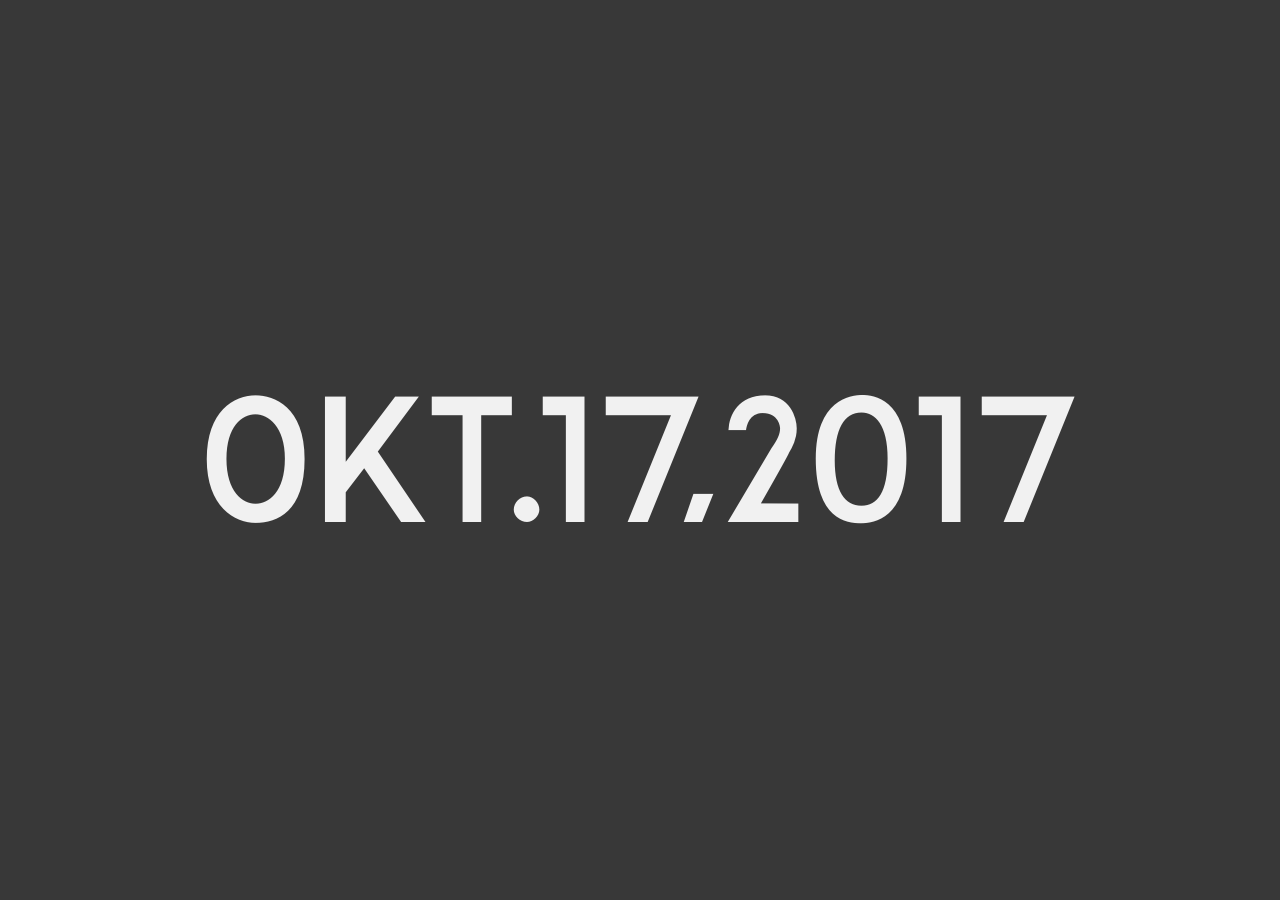
<file: www/index.html>
<!DOCTYPE html>
<html lang="nl">
<head>
  <meta charset="utf-8">
  <meta name="viewport" content="width=device-width, initial-scale=1">
  <title>On Kawara font</title>
  <style>
    @font-face {
      font-family: OnKawara;
      src: url("OnKawara-Regular.otf") format("opentype");
    }
    body {
      /* no default margin: with a 100vh body it adds scrollbars */
      margin: 0;
      height: 100vh;
      background-color: #383838;
      /*background-color: #cd3313;*/
      -webkit-font-smoothing: antialiased;
    }
    .canvas {
      width: 100%;
      height: 100%;
      display: flex;
      justify-content: center;
      align-items: center;
    }
    h1 {
      font-family: OnKawara, Helvetica;
      color: #f1f1f1;
      font-size: 14vw;
      font-weight: normal;
    }
  </style>
  <!--
    Date painting color variants
    white on gray: #f1f1f1 on #383838
    white on red: #e2e2e2 on #cd3838
    white on greenish: #e2e3e4 on #323b3f
  -->
</head>
<body>
  <div class="canvas">
    <div>
      <!-- <h1>APR.29,2019</h1> -->
      <h1 contenteditable>OKT.17,2017</h1>
      <!-- <h1>JAN.18,1976</h1> -->
    </div>
  </div>
</body>
</html>
</file>
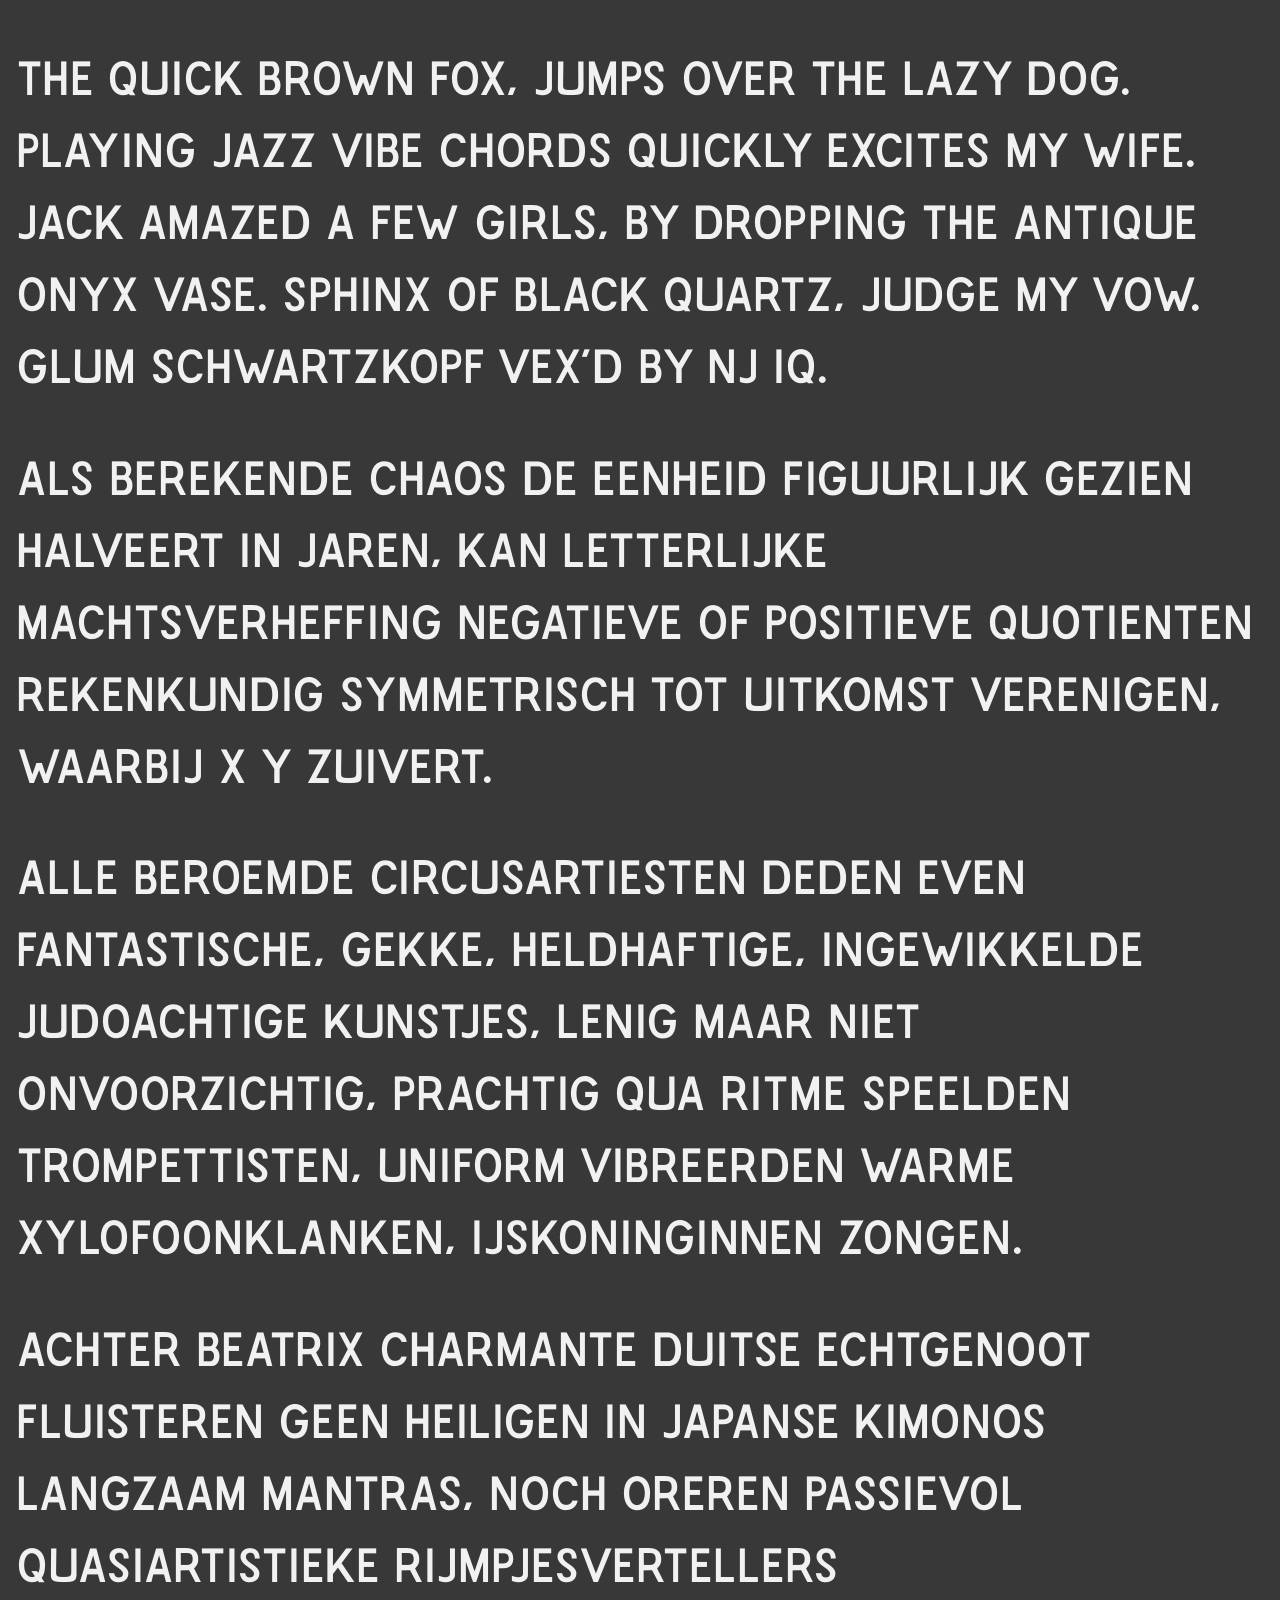
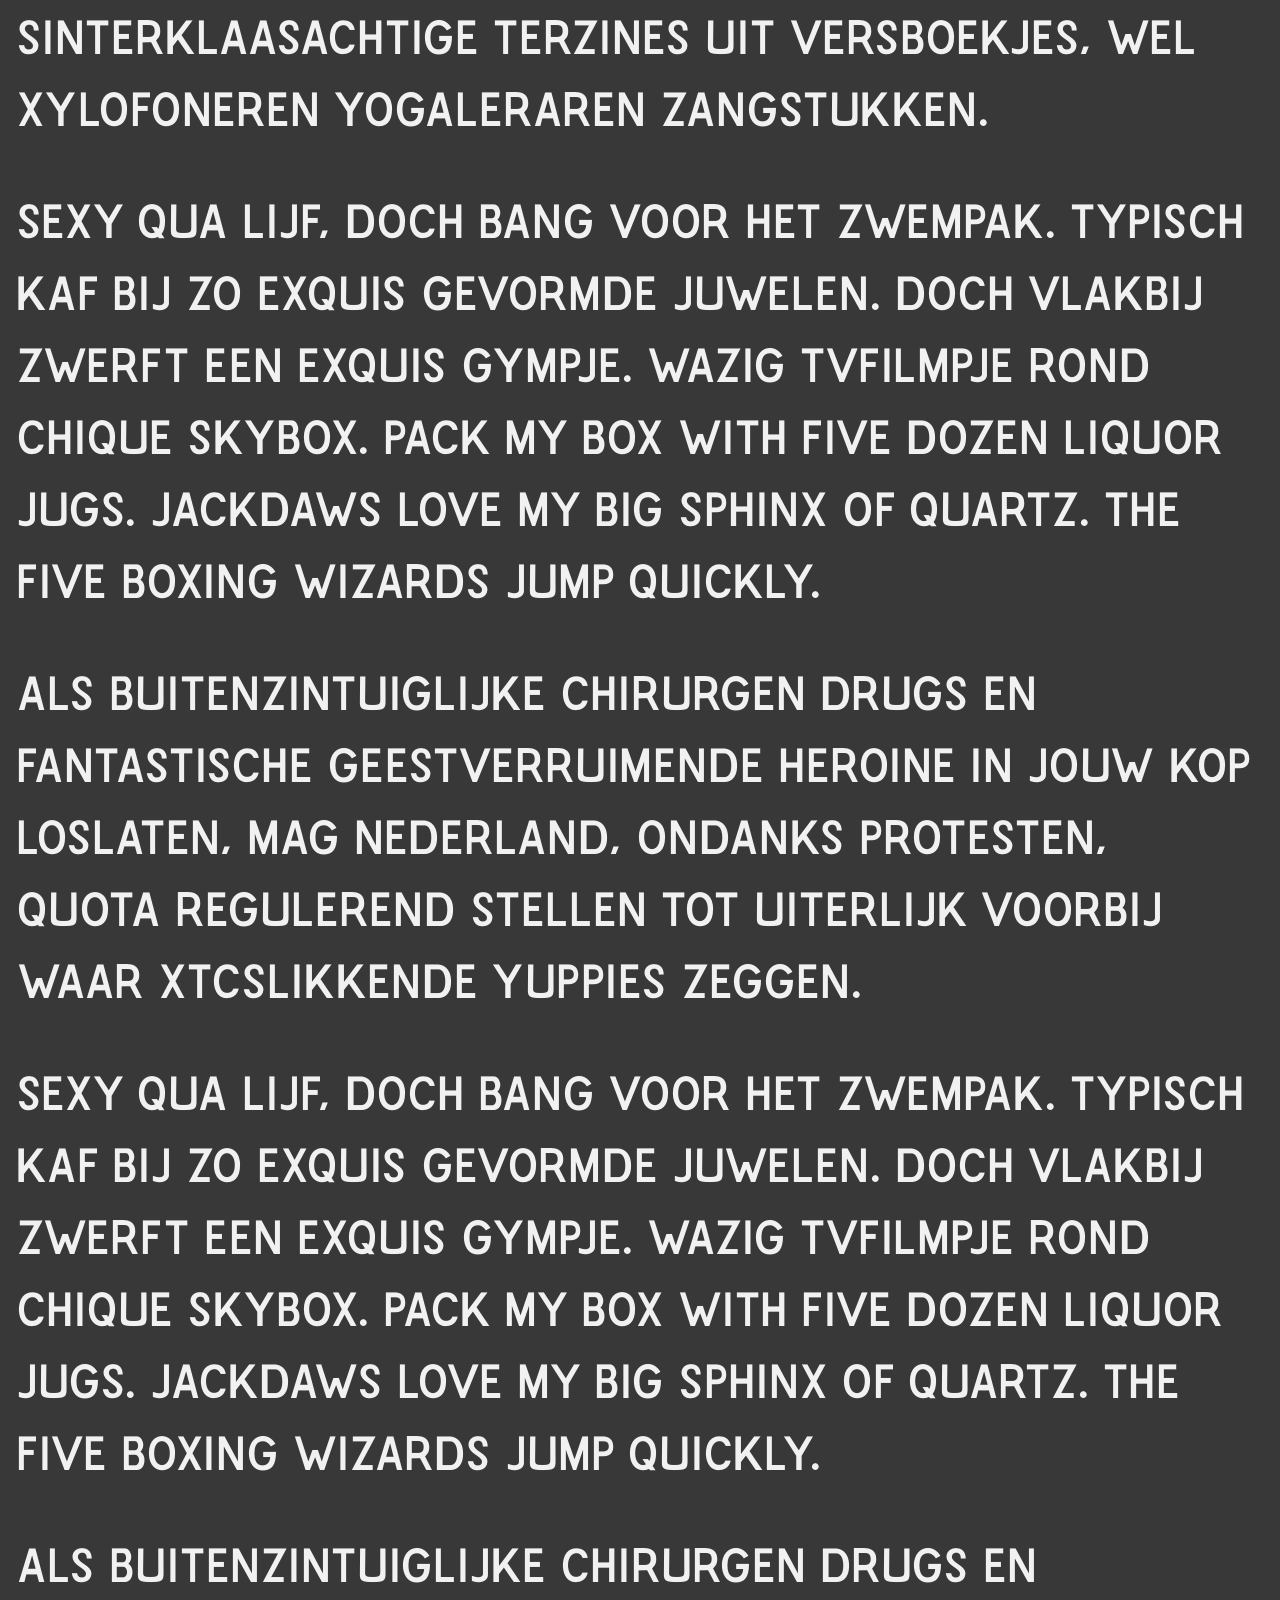
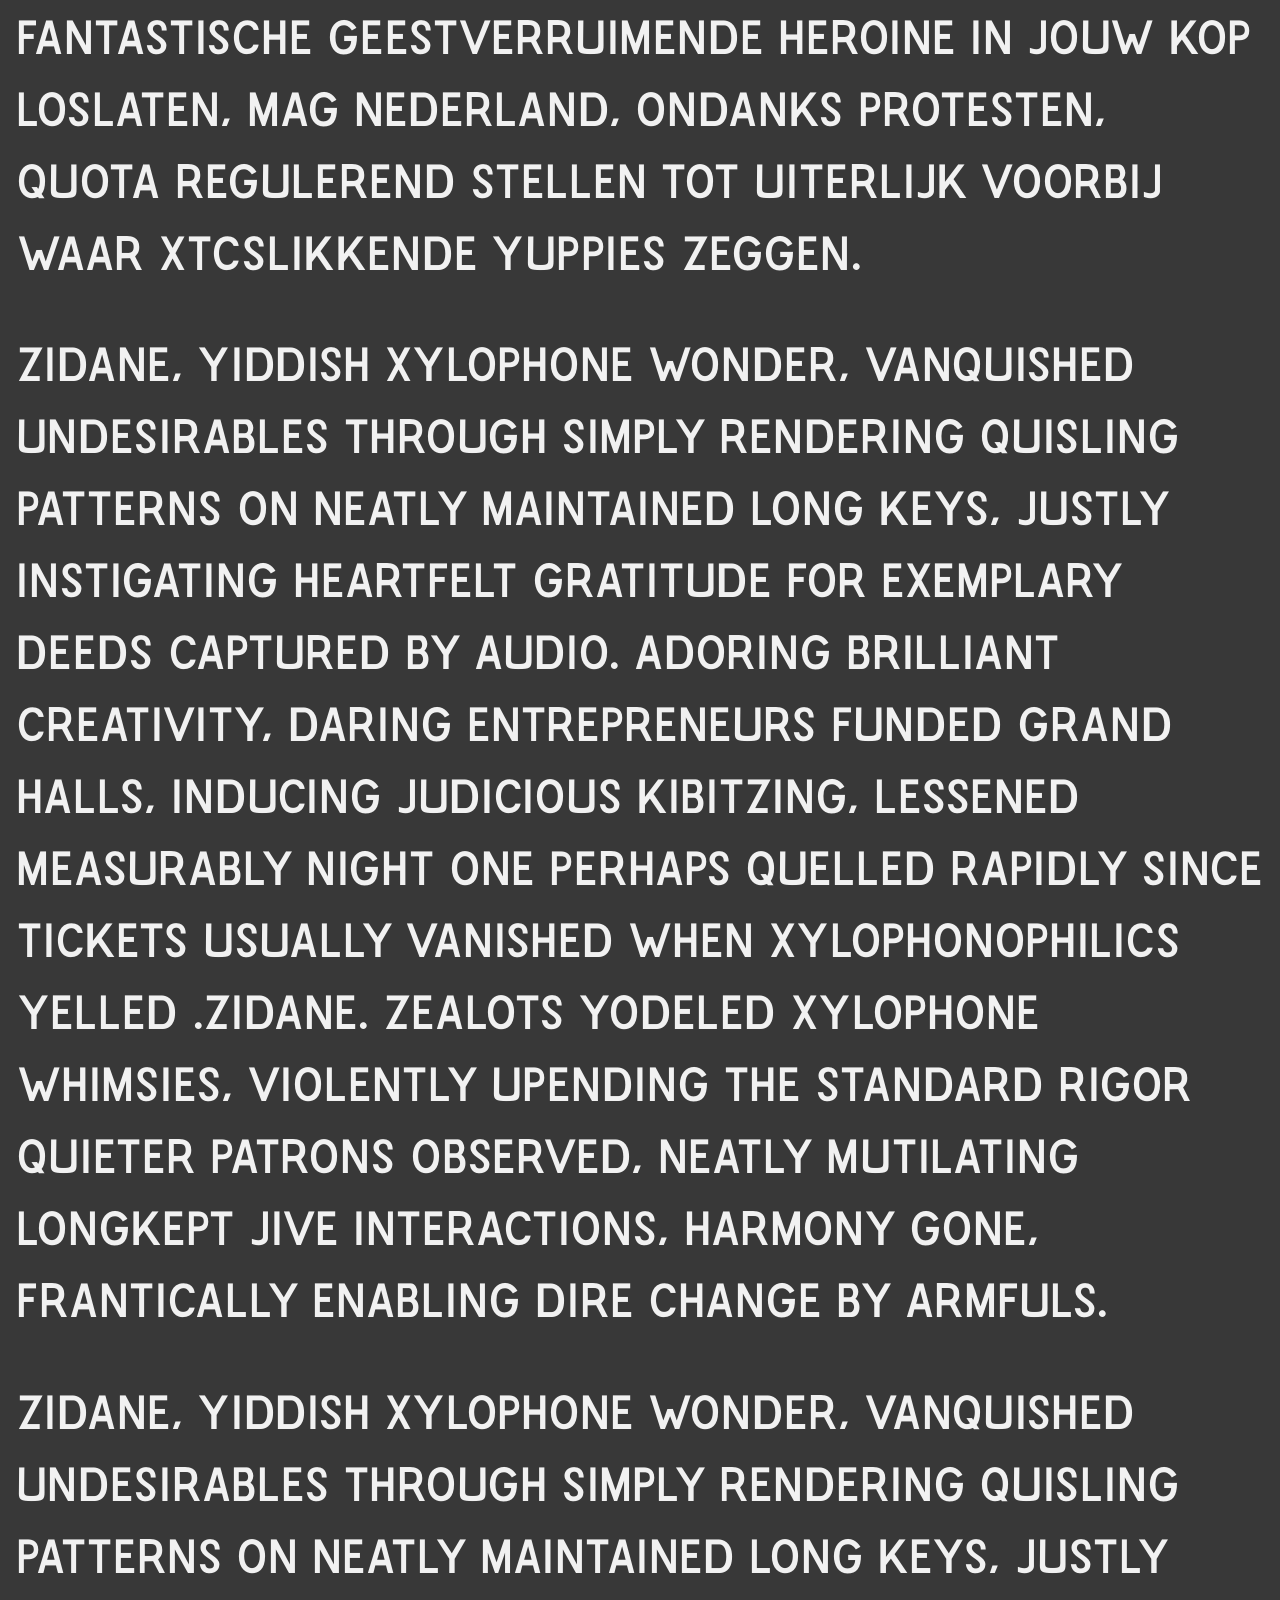
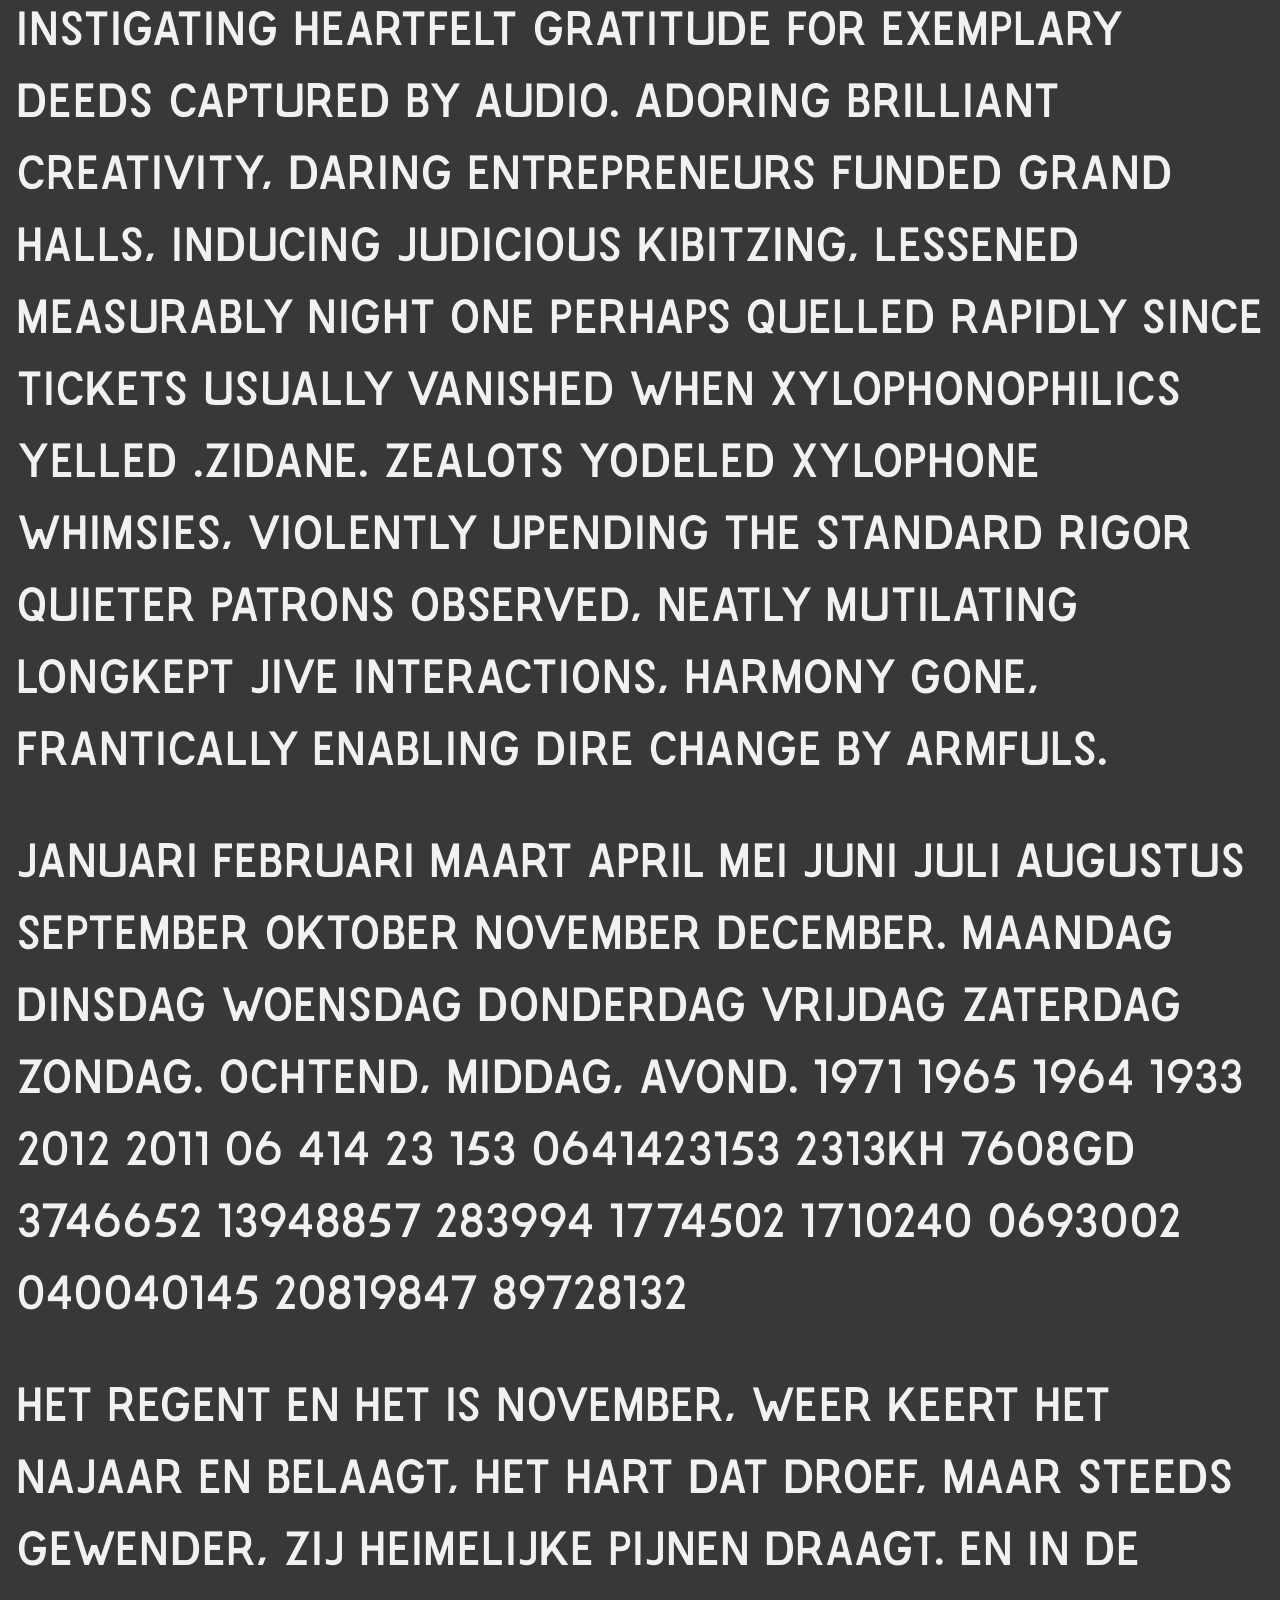
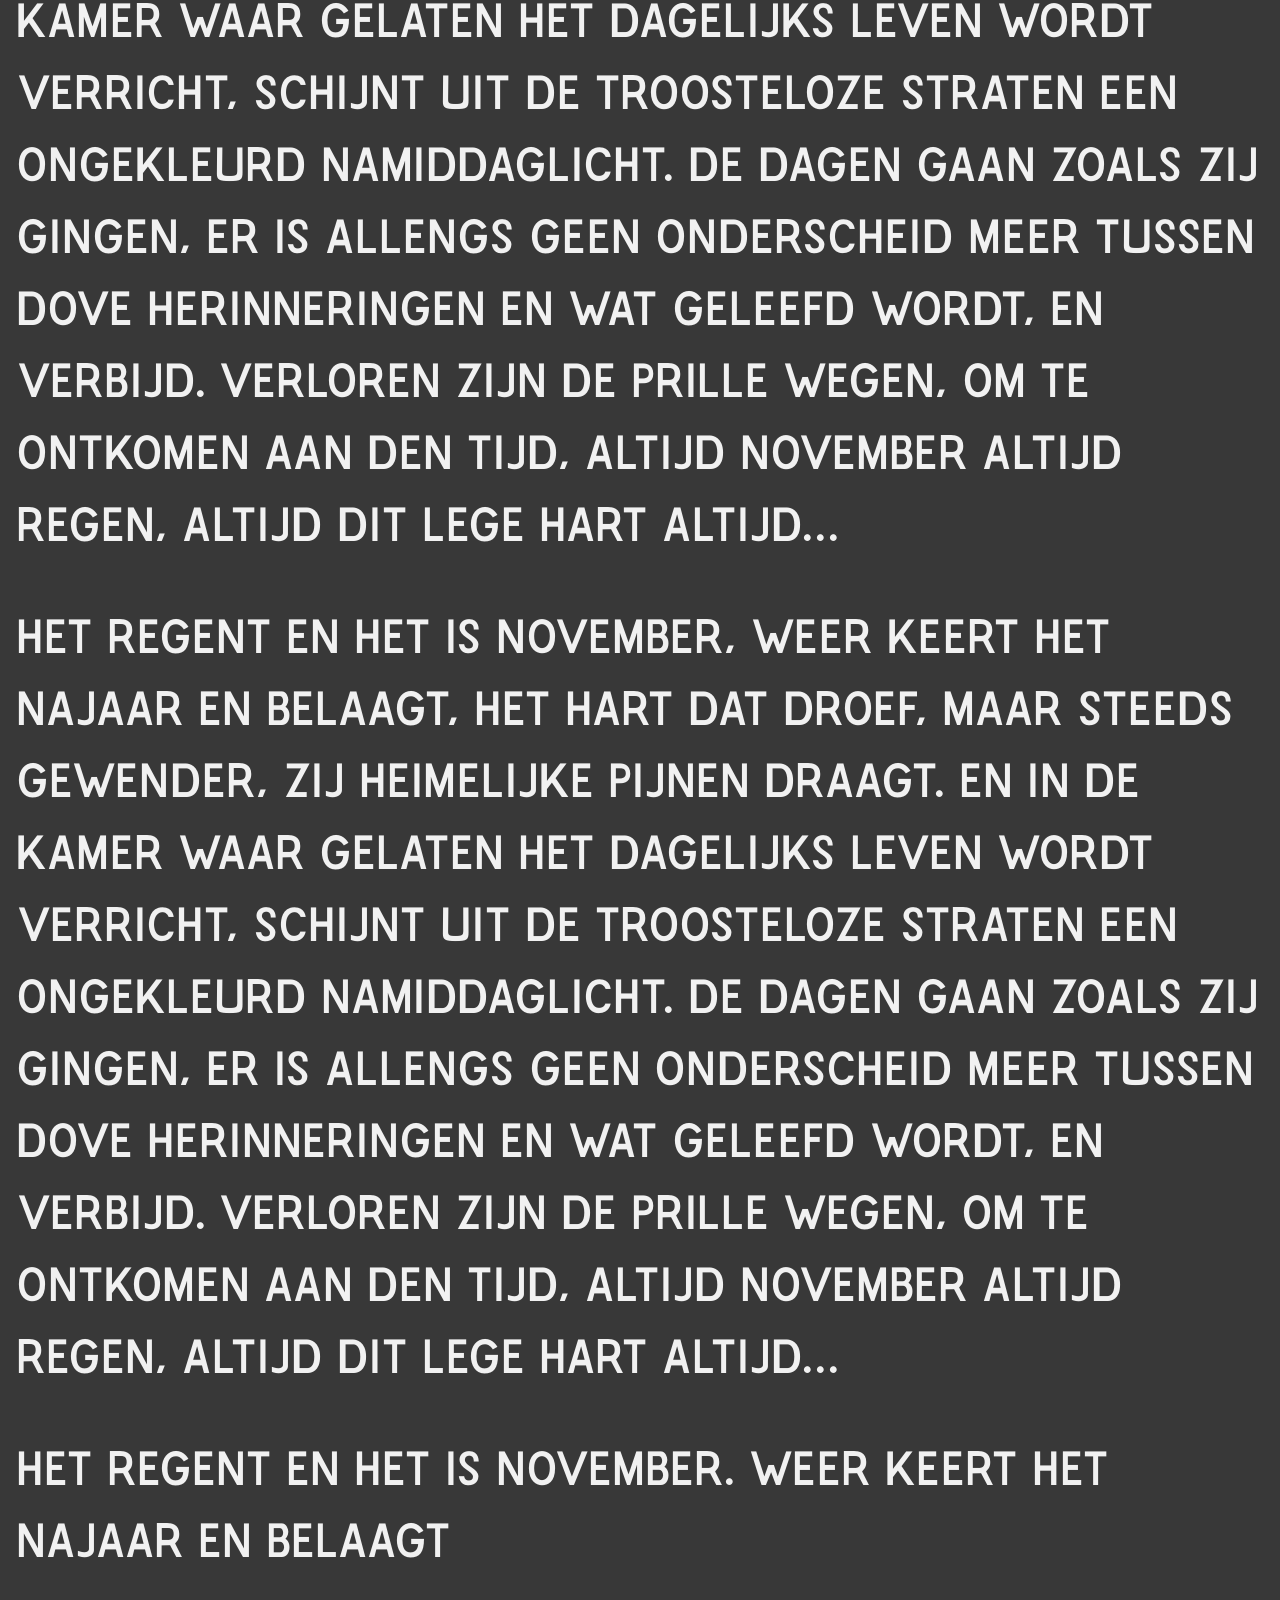
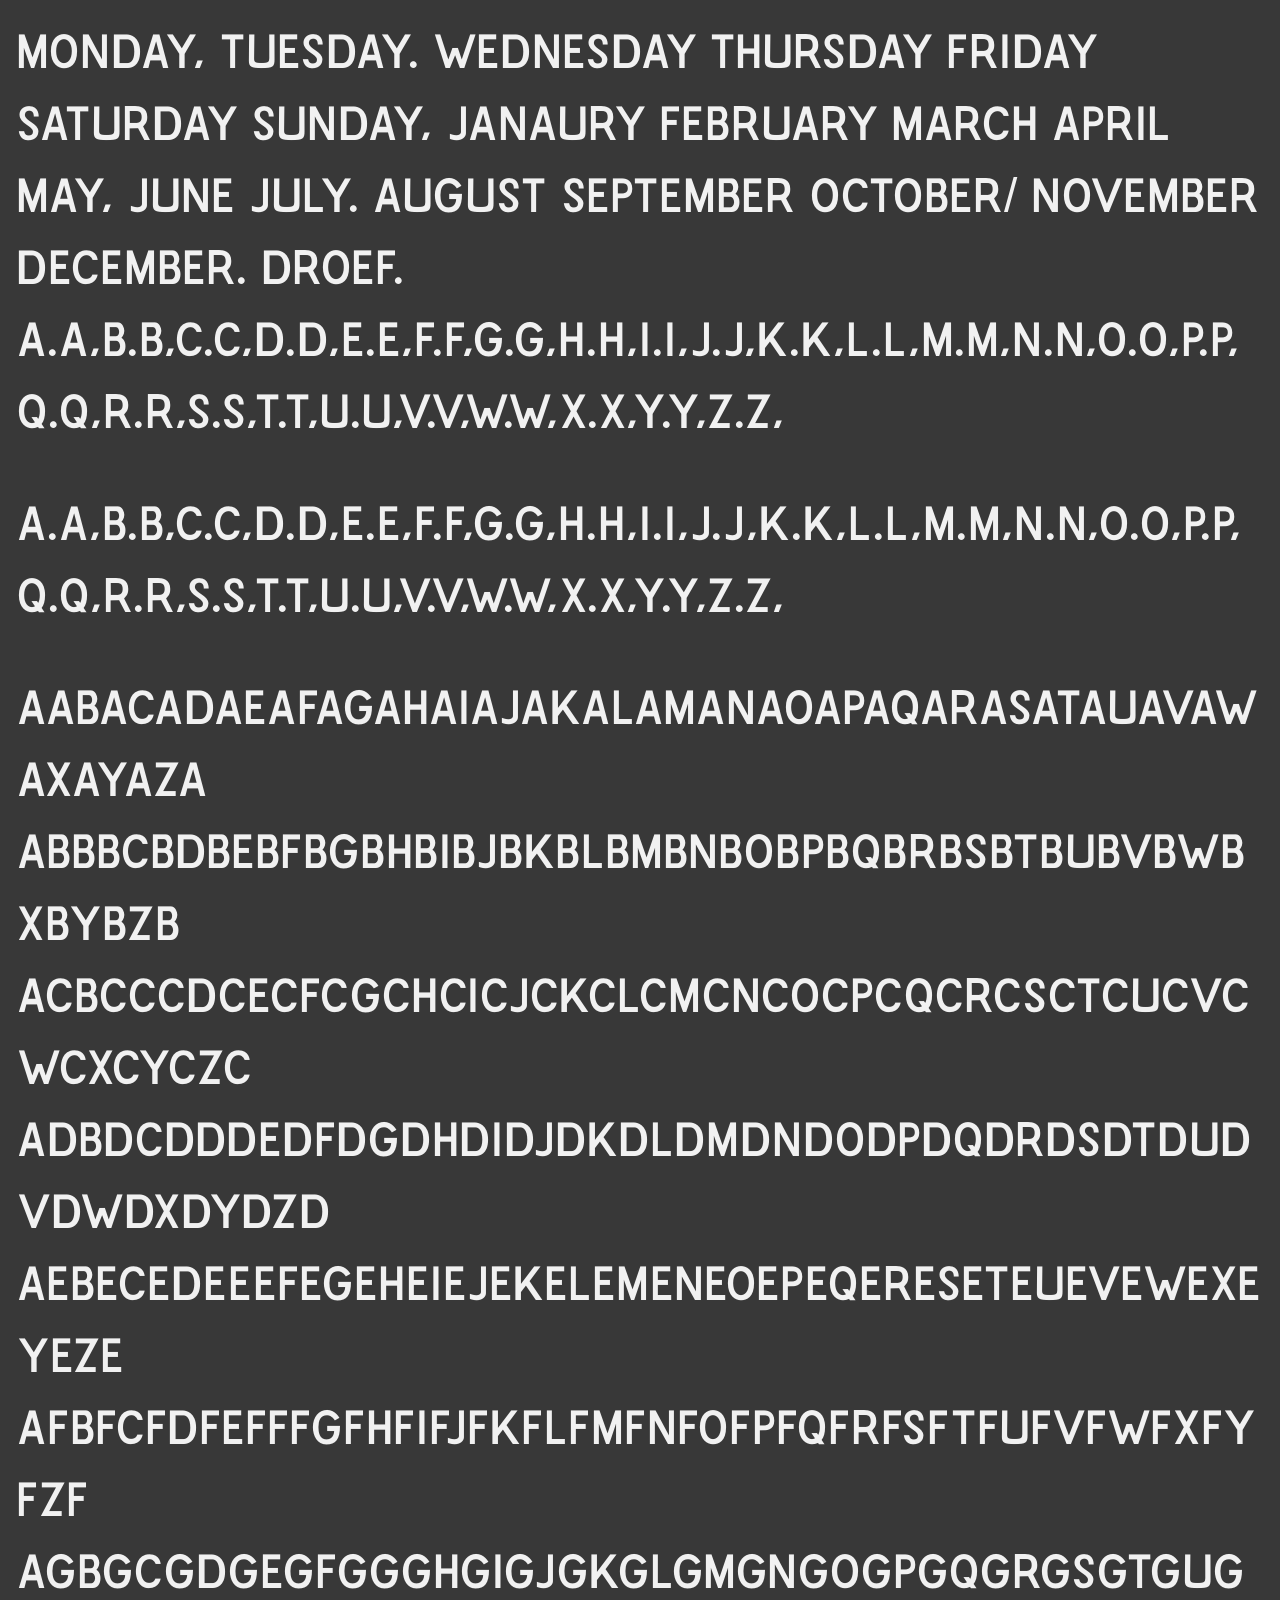
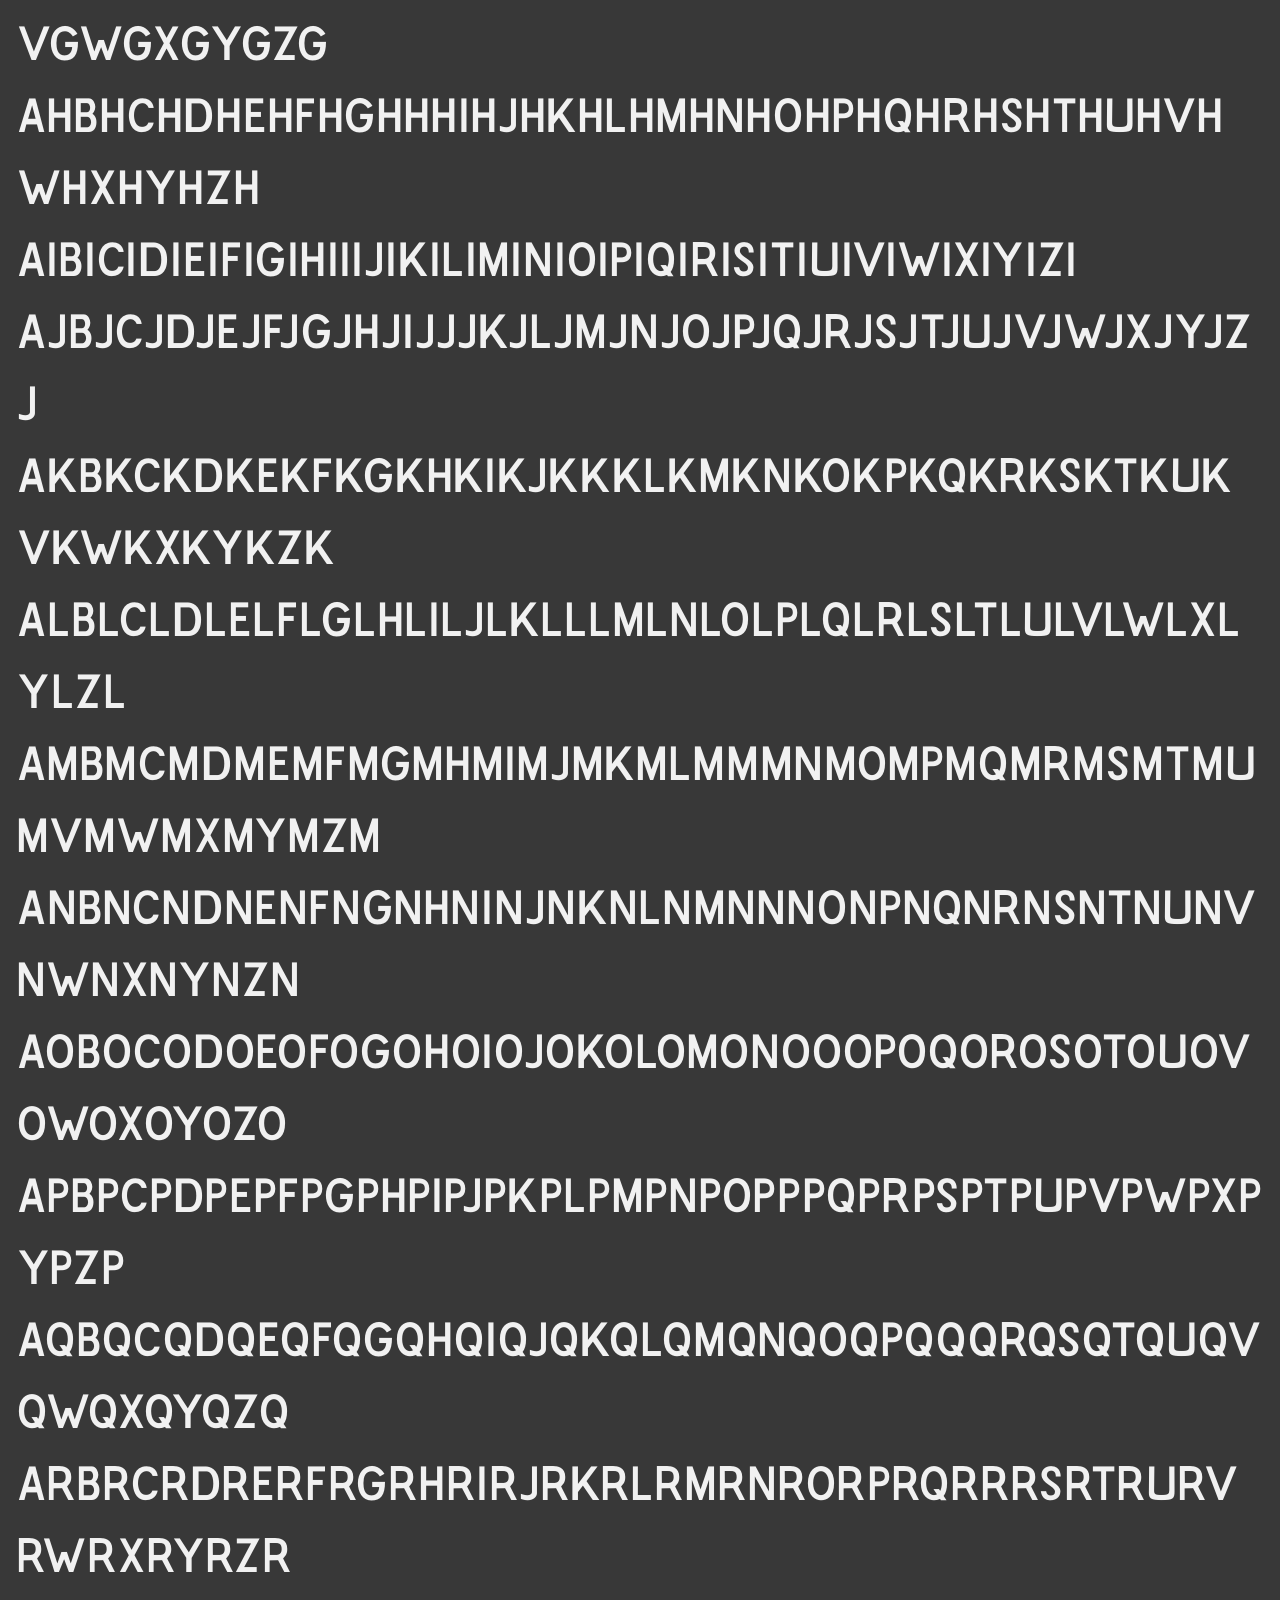
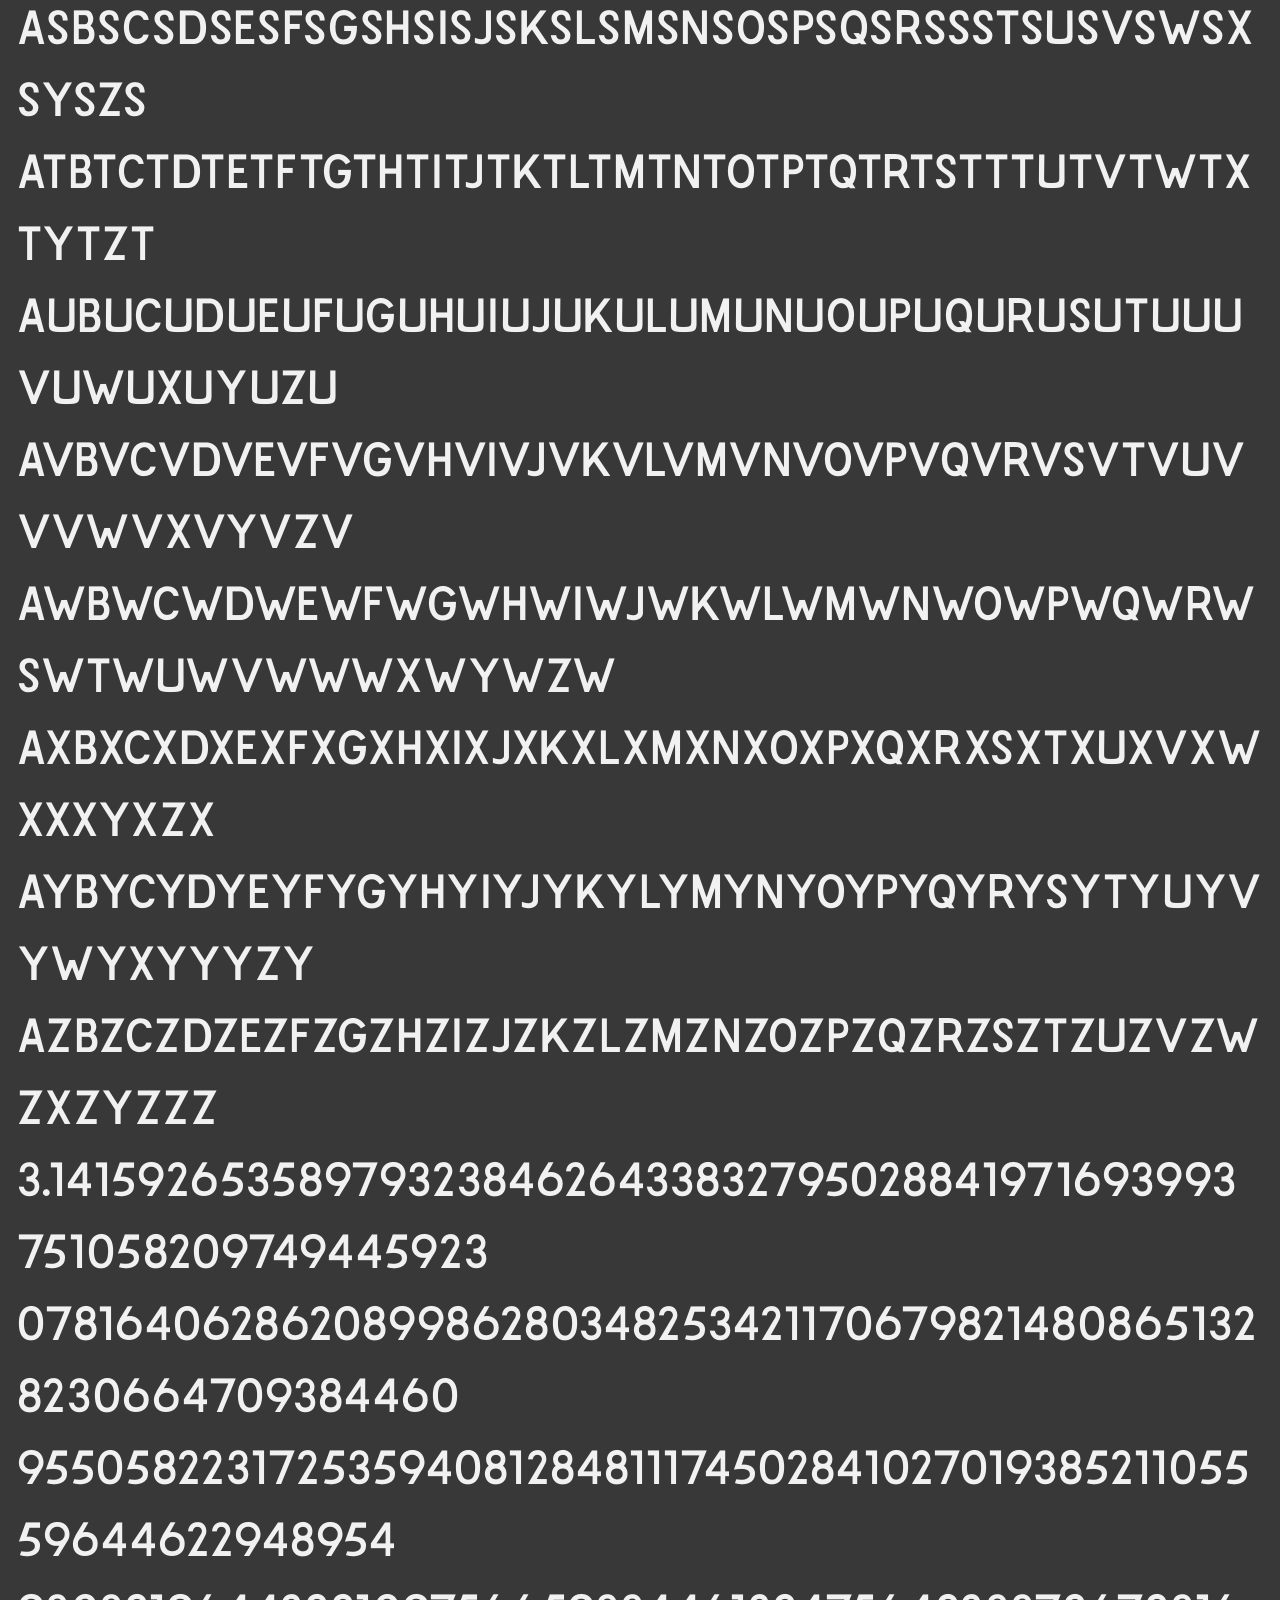
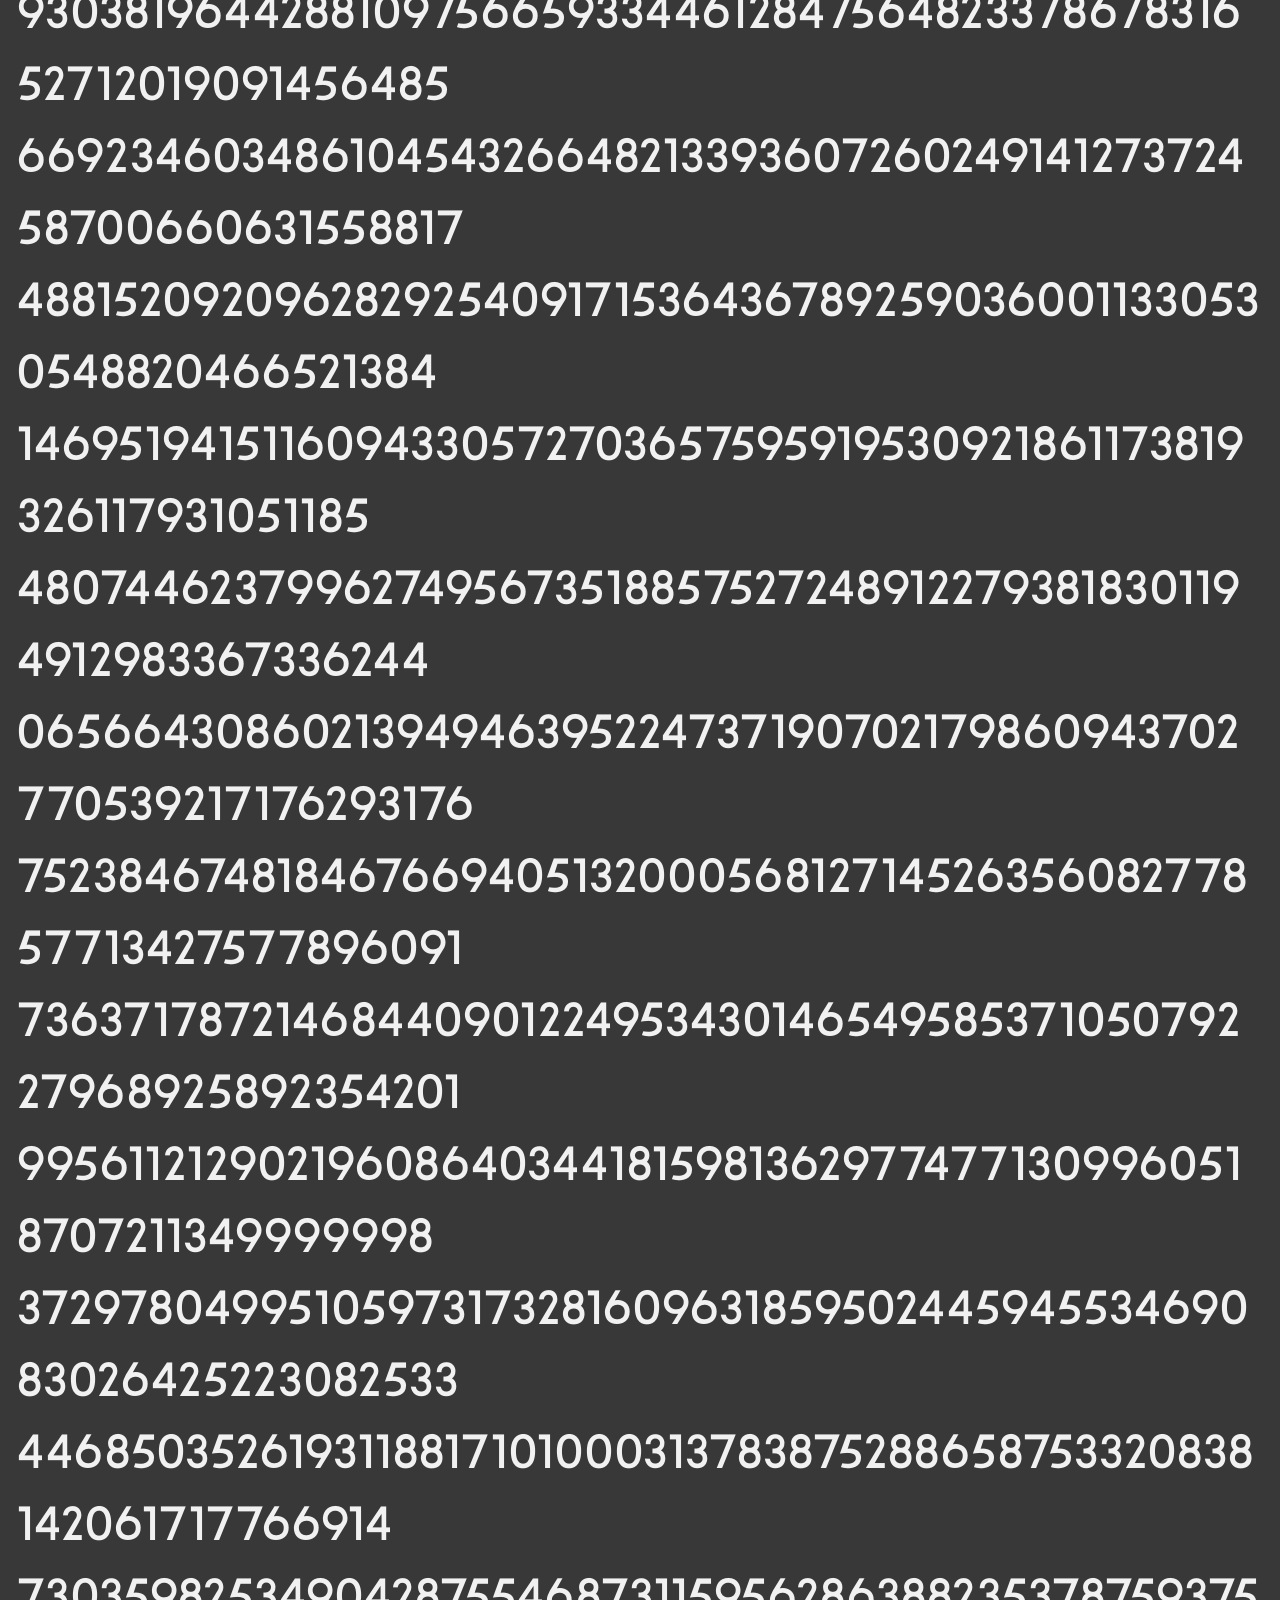
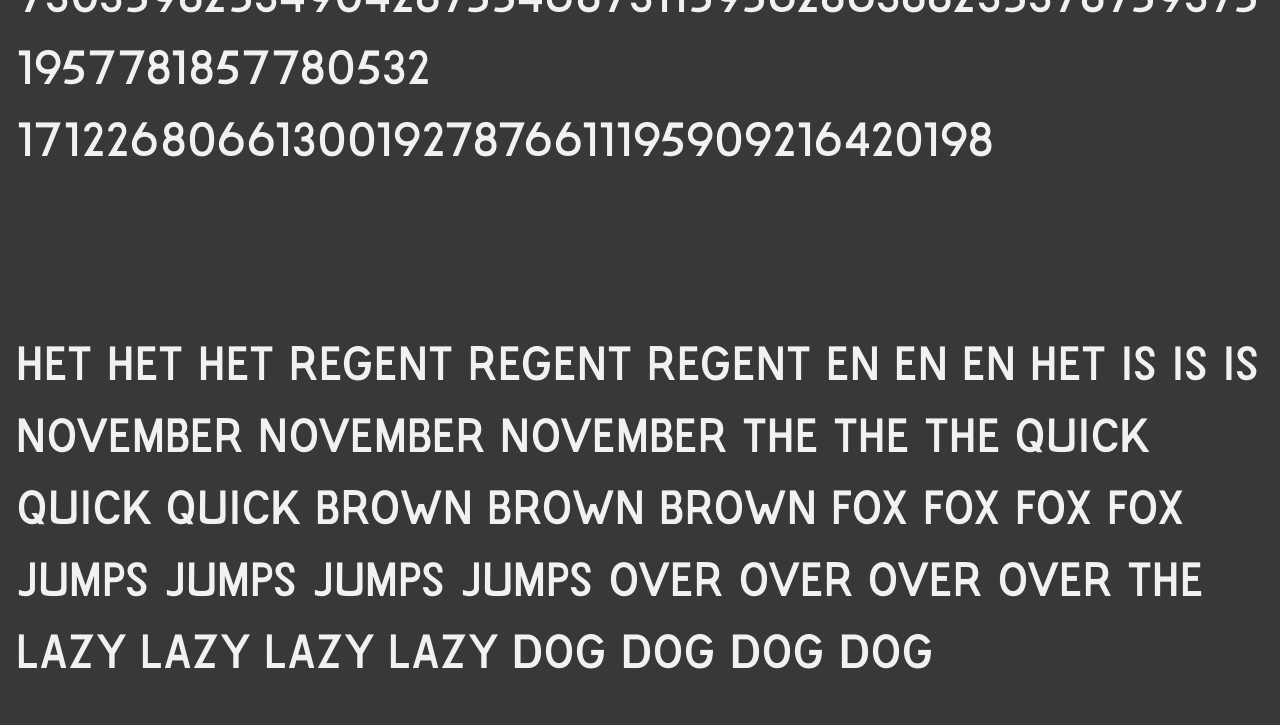
<file: www/text.html>
<!DOCTYPE html>
<html lang="nl">
<head>
  <meta charset="utf-8">
  <meta name="viewport" content="width=device-width, initial-scale=1">
  <title>On Kawara font</title>
  <style>
    @font-face {
      font-family: OnKawara;
      src: url("OnKawara-Regular.otf") format("opentype");
    }
    body {
      margin: 0;
      padding: 0 1em;
      background-color: #383838;
      /*background-color: #cd3313;*/
      -webkit-font-smoothing: antialiased;
    }
    h2 {
      font-family: OnKawara, Helvetica;
      color: #f1f1f1;
      /*color: #e2e2e2;*/
      font-weight: normal;
      font-size: 3em;
      line-height: 1.5;
    }
  </style>
  <!--
    Date painting color variants
    white on gray: #f1f1f1 on #383838
    white on red: #e2e2e2 on #cd3838
    white on greenish: #e2e3e4 on #323b3f
  -->
</head>
<body>
  <div class="canvas">
    <div>
    <h2 contenteditable>THE QUICK BROWN FOX, JUMPS OVER THE LAZY DOG. PLAYING JAZZ VIBE CHORDS QUICKLY EXCITES MY WIFE. JACK AMAZED A FEW GIRLS, BY DROPPING THE ANTIQUE ONYX VASE.
    SPHINX OF BLACK QUARTZ, JUDGE MY VOW. GLUM SCHWARTZKOPF VEX'D BY NJ IQ.</h2>
    <h2 contenteditable>ALS BEREKENDE CHAOS DE EENHEID FIGUURLIJK GEZIEN HALVEERT IN JAREN, KAN LETTERLIJKE MACHTSVERHEFFING NEGATIEVE OF POSITIEVE QUOTIENTEN REKENKUNDIG SYMMETRISCH TOT UITKOMST VERENIGEN, WAARBIJ X Y ZUIVERT.</h2>
    <h2 contenteditable>ALLE BEROEMDE CIRCUSARTIESTEN DEDEN EVEN FANTASTISCHE, GEKKE, HELDHAFTIGE, INGEWIKKELDE JUDOACHTIGE KUNSTJES, LENIG MAAR NIET ONVOORZICHTIG, PRACHTIG QUA RITME SPEELDEN TROMPETTISTEN, UNIFORM VIBREERDEN WARME XYLOFOONKLANKEN, IJSKONINGINNEN ZONGEN.</h2>
    <h2 contenteditable>ACHTER BEATRIX CHARMANTE DUITSE ECHTGENOOT FLUISTEREN GEEN HEILIGEN IN JAPANSE KIMONOS LANGZAAM MANTRAS, NOCH OREREN PASSIEVOL QUASIARTISTIEKE RIJMPJESVERTELLERS SINTERKLAASACHTIGE TERZINES UIT VERSBOEKJES, WEL XYLOFONEREN YOGALERAREN ZANGSTUKKEN.</h2>
    <h2 contenteditable>SEXY QUA LIJF, DOCH BANG VOOR HET ZWEMPAK. TYPISCH KAF BIJ ZO EXQUIS GEVORMDE JUWELEN. DOCH VLAKBIJ ZWERFT EEN EXQUIS GYMPJE. WAZIG TVFILMPJE ROND CHIQUE SKYBOX. PACK MY BOX WITH FIVE DOZEN LIQUOR JUGS. JACKDAWS LOVE MY BIG SPHINX OF QUARTZ. THE FIVE BOXING WIZARDS JUMP QUICKLY.</h2>
    <h2 contenteditable>ALS BUITENZINTUIGLIJKE CHIRURGEN DRUGS EN FANTASTISCHE GEESTVERRUIMENDE HEROINE IN JOUW KOP LOSLATEN, MAG NEDERLAND, ONDANKS PROTESTEN, QUOTA REGULEREND STELLEN TOT UITERLIJK VOORBIJ WAAR XTCSLIKKENDE YUPPIES ZEGGEN.</h2>
    <h2 contenteditable>sexy qua lijf, doch bang voor het zwempak. typisch kaf bij zo exquis gevormde juwelen. doch vlakbij zwerft een exquis gympje. wazig tvfilmpje rond chique skybox. pack my box with five dozen liquor jugs. jackdaws love my big sphinx of quartz. the five boxing wizards jump quickly.</h2>
    <h2 contenteditable>als buitenzintuiglijke chirurgen drugs en fantastische geestverruimende heroine in jouw kop loslaten, mag nederland, ondanks protesten, quota regulerend stellen tot uiterlijk voorbij waar xtcslikkende yuppies zeggen.</h2>
    <h2 contenteditable>ZIDANE, YIDDISH XYLOPHONE WONDER, VANQUISHED UNDESIRABLES THROUGH SIMPLY RENDERING QUISLING PATTERNS ON NEATLY MAINTAINED LONG KEYS, JUSTLY INSTIGATING HEARTFELT GRATITUDE FOR EXEMPLARY DEEDS CAPTURED BY AUDIO. ADORING BRILLIANT CREATIVITY, DARING ENTREPRENEURS FUNDED GRAND HALLS, INDUCING JUDICIOUS KIBITZING, LESSENED MEASURABLY NIGHT ONE PERHAPS QUELLED RAPIDLY SINCE TICKETS USUALLY VANISHED WHEN XYLOPHONOPHILICS YELLED .ZIDANE. ZEALOTS YODELED XYLOPHONE WHIMSIES, VIOLENTLY UPENDING THE STANDARD RIGOR QUIETER PATRONS OBSERVED, NEATLY MUTILATING LONGKEPT JIVE INTERACTIONS, HARMONY GONE, FRANTICALLY ENABLING DIRE CHANGE BY ARMFULS.</h2>
    <h2 contenteditable>zidane, yiddish xylophone wonder, vanquished undesirables through simply rendering quisling patterns on neatly maintained long keys, justly instigating heartfelt gratitude for exemplary deeds captured by audio. adoring brilliant creativity, daring entrepreneurs funded grand halls, inducing judicious kibitzing, lessened measurably night one perhaps quelled rapidly since tickets usually vanished when xylophonophilics yelled .zidane. zealots yodeled xylophone whimsies, violently upending the standard rigor quieter patrons observed, neatly mutilating longkept jive interactions, harmony gone, frantically enabling dire change by armfuls.</h2>
    <h2 contenteditable>JANUARI FEBRUARI MAART APRIL MEI JUNI JULI AUGUSTUS SEPTEMBER OKTOBER NOVEMBER DECEMBER. MAANDAG DINSDAG WOENSDAG DONDERDAG VRIJDAG ZATERDAG ZONDAG. OCHTEND, MIDDAG, AVOND. 1971 1965 1964 1933 2012 2011 06 414 23 153 0641423153 2313KH 7608GD 3746652 13948857 283994 1774502 1710240 0693002 040040145 20819847 89728132</h2>
    <h2 contenteditable>HET REGENT EN HET IS NOVEMBER, WEER KEERT HET NAJAAR EN BELAAGT, HET HART DAT DROEF, MAAR STEEDS GEWENDER, ZIJ HEIMELIJKE PIJNEN DRAAGT. EN IN DE KAMER WAAR GELATEN HET DAGELIJKS LEVEN WORDT VERRICHT, SCHIJNT UIT DE TROOSTELOZE STRATEN EEN ONGEKLEURD NAMIDDAGLICHT. DE DAGEN GAAN ZOALS ZIJ GINGEN, ER IS ALLENGS GEEN ONDERSCHEID MEER TUSSEN DOVE HERINNERINGEN EN WAT GELEEFD WORDT, EN VERBIJD. VERLOREN ZIJN DE PRILLE WEGEN, OM TE ONTKOMEN AAN DEN TIJD, ALTIJD NOVEMBER ALTIJD REGEN, ALTIJD DIT LEGE HART ALTIJD...</h2>
    <h2 contenteditable>het regent en het is november, weer keert het najaar en belaagt, het hart dat droef, maar steeds gewender, zij heimelijke pijnen draagt. en in de kamer waar gelaten het dagelijks leven wordt verricht, schijnt uit de troosteloze straten een ongekleurd namiddaglicht. de dagen gaan zoals zij gingen, er is allengs geen onderscheid meer tussen dove herinneringen en wat geleefd wordt, en verbijd. verloren zijn de prille wegen, om te ontkomen aan den tijd, altijd november altijd regen, altijd dit lege hart altijd...</h2>
    <h2 contenteditable>Het regent en het is November. Weer keert het najaar en belaagt</h2>
    <h2 contenteditable>MONDAY, TUESDAY. WEDNESDAY THURSDAY FRIDAY SATURDAY SUNDAY, JANAURY FEBRUARY MARCH APRIL MAY, JUNE JULY. AUGUST SEPTEMBER OCTOBER/ NOVEMBER DECEMBER. DROEF. A.A,B.B,C.C,D.D,E.E,F.F,G.G,H.H,I.I,J.J,K.K,L.L,M.M,N.N,O.O,P.P,Q.Q,R.R,S.S,T.T,U.U,V.V,W.W,X.X,Y.Y,Z.Z,</h2>
    <h2 contenteditable>a.a,b.b,c.c,d.d,e.e,f.f,g.g,h.h,i.i,j.j,k.k,l.l,m.m,n.n,o.o,p.p,q.q,r.r,s.s,t.t,u.u,v.v,w.w,x.x,y.y,z.z,</h2>
    <h2 contenteditable>AABACADAEAFAGAHAIAJAKALAMANAOAPAQARASATAUAVAWAXAYAZA
ABBBCBDBEBFBGBHBIBJBKBLBMBNBOBPBQBRBSBTBUBVBWBXBYBZB
ACBCCCDCECFCGCHCICJCKCLCMCNCOCPCQCRCSCTCUCVCWCXCYCZC
ADBDCDDDEDFDGDHDIDJDKDLDMDNDODPDQDRDSDTDUDVDWDXDYDZD
AEBECEDEEEFEGEHEIEJEKELEMENEOEPEQERESETEUEVEWEXEYEZE
AFBFCFDFEFFFGFHFIFJFKFLFMFNFOFPFQFRFSFTFUFVFWFXFYFZF
AGBGCGDGEGFGGGHGIGJGKGLGMGNGOGPGQGRGSGTGUGVGWGXGYGZG
AHBHCHDHEHFHGHHHIHJHKHLHMHNHOHPHQHRHSHTHUHVHWHXHYHZH
AIBICIDIEIFIGIHIIIJIKILIMINIOIPIQIRISITIUIVIWIXIYIZI
AJBJCJDJEJFJGJHJIJJJKJLJMJNJOJPJQJRJSJTJUJVJWJXJYJZJ
AKBKCKDKEKFKGKHKIKJKKKLKMKNKOKPKQKRKSKTKUKVKWKXKYKZK
ALBLCLDLELFLGLHLILJLKLLLMLNLOLPLQLRLSLTLULVLWLXLYLZL
AMBMCMDMEMFMGMHMIMJMKMLMMMNMOMPMQMRMSMTMUMVMWMXMYMZM
ANBNCNDNENFNGNHNINJNKNLNMNNNONPNQNRNSNTNUNVNWNXNYNZN
AOBOCODOEOFOGOHOIOJOKOLOMONOOOPOQOROSOTOUOVOWOXOYOZO
APBPCPDPEPFPGPHPIPJPKPLPMPNPOPPPQPRPSPTPUPVPWPXPYPZP
AQBQCQDQEQFQGQHQIQJQKQLQMQNQOQPQQQRQSQTQUQVQWQXQYQZQ
ARBRCRDRERFRGRHRIRJRKRLRMRNRORPRQRRRSRTRURVRWRXRYRZR
ASBSCSDSESFSGSHSISJSKSLSMSNSOSPSQSRSSSTSUSVSWSXSYSZS
ATBTCTDTETFTGTHTITJTKTLTMTNTOTPTQTRTSTTTUTVTWTXTYTZT
AUBUCUDUEUFUGUHUIUJUKULUMUNUOUPUQURUSUTUUUVUWUXUYUZU
AVBVCVDVEVFVGVHVIVJVKVLVMVNVOVPVQVRVSVTVUVVVWVXVYVZV
AWBWCWDWEWFWGWHWIWJWKWLWMWNWOWPWQWRWSWTWUWVWWWXWYWZW
AXBXCXDXEXFXGXHXIXJXKXLXMXNXOXPXQXRXSXTXUXVXWXXXYXZX
AYBYCYDYEYFYGYHYIYJYKYLYMYNYOYPYQYRYSYTYUYVYWYXYYYZY
AZBZCZDZEZFZGZHZIZJZKZLZMZNZOZPZQZRZSZTZUZVZWZXZYZZZ
3.1415926535897932384626433832795028841971693993751058209749445923 0781640628620899862803482534211706798214808651328230664709384460 9550582231725359408128481117450284102701938521105559644622948954 9303819644288109756659334461284756482337867831652712019091456485 6692346034861045432664821339360726024914127372458700660631558817 4881520920962829254091715364367892590360011330530548820466521384 1469519415116094330572703657595919530921861173819326117931051185 4807446237996274956735188575272489122793818301194912983367336244 0656643086021394946395224737190702179860943702770539217176293176 7523846748184676694051320005681271452635608277857713427577896091 7363717872146844090122495343014654958537105079227968925892354201 9956112129021960864034418159813629774771309960518707211349999998 3729780499510597317328160963185950244594553469083026425223082533 4468503526193118817101000313783875288658753320838142061717766914 7303598253490428755468731159562863882353787593751957781857780532 171226806613001927876611195909216420198</h2>
<br><br><br><br>
<h2 contenteditable>Het het HET regent Regent REGENT En en EN het IS is Is November NOVEMBER november the THE The Quick QUICK quick Brown brown BROWN fox FOX Fox FoX Jumps JUMPS jumps JuMpS OVER Over over OvEr ThE LAZY lazy Lazy LaZy DoG Dog dog DOG</h2>
  </div>
  </div>
</body>
</html>
</file>
